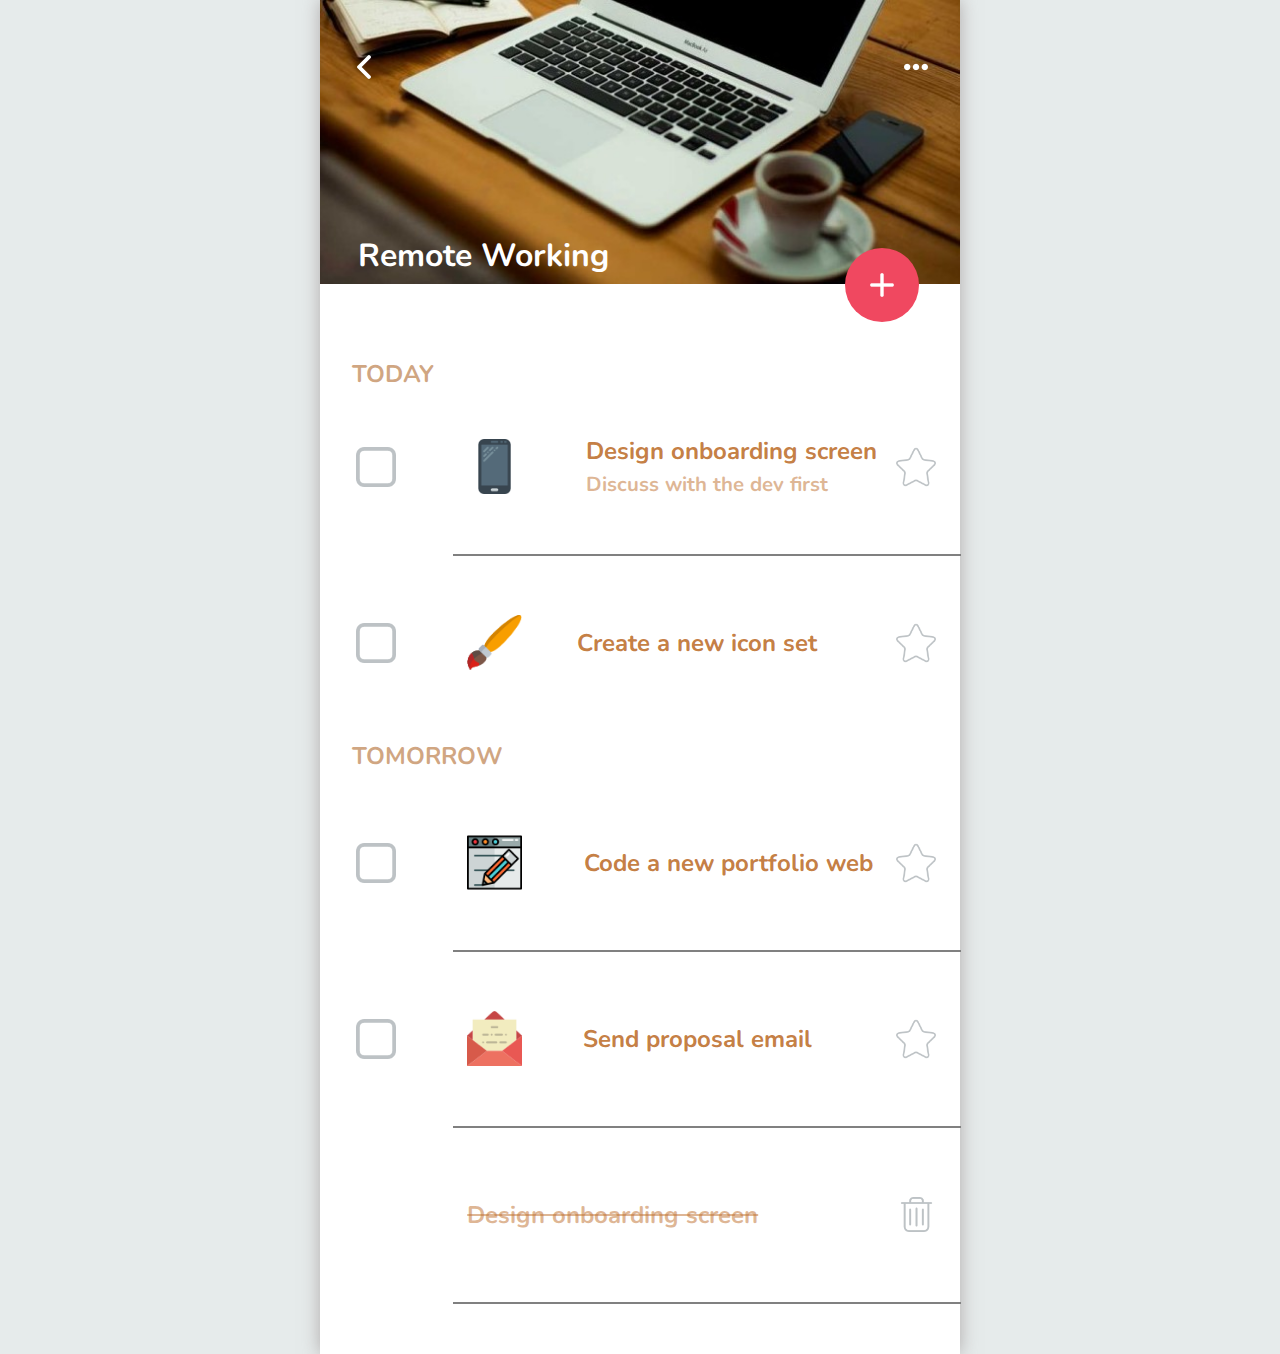
<file: index.html>
<!DOCTYPE html>
<html>

<head>
  <meta charset="utf-8">
  <title>Remote Working</title>
  <link rel="stylesheet" href="css/style.css">
  <link href="https://fonts.googleapis.com/css?family=Nunito" rel="stylesheet">
</head>

<body>
  <div class="container">
    <div class="head">
      <img class="head__photohead" src="img/photohead.jpeg">
      <div class="head__paging">
        <img src="img/left-arrow.png">
        <img src="img/points.png">
      </div>
      <img class="head__plus" src="img/plus.png">
      <h1 class="head__topic">Remote Working<h2>
  </div>
<h2 class="today">today<h2>
<div class="block">
  <div class="block__checkbox">
    <div class="block__img-checkbox"></div>
  </div>
  <div class="block__content">
    <img class="block__img-smartphone" src="img/smartphone.png">
    <p class="block__text">Design onboarding screen<br>
    <span class="block__text_pale">Discuss with the dev first</span></p>
  </div>
  <div class="block__star"></div>
</div>
<hr class="line" noshade>
<div class="block">
  <div class="block__checkbox">
    <div class="block__img-checkbox"></div>
  </div>
  <div class="block__content">
    <img class="block__img-smartphone" src="img/paintbrush.png">
    <p class="block__text-one-line">Create a new icon set</p>
  </div>
  <div class="block__star"></div>
</div>
<h2 class="tomorrow">tomorrow<h2>
  <div class="block">
    <div class="block__checkbox">
      <div class="block__img-checkbox"></div>
    </div>
    <div class="block__content">
      <img class="block__img-smartphone" src="img/portfolio.png">
      <p class="block__text-one-line-two">Code a new portfolio web</p>
    </div>
    <div class="block__star"></div>
  </div>
  <hr class="line" noshade>
  <div class="block">
    <div class="block__checkbox">
      <div class="block__img-checkbox"></div>
    </div>
    <div class="block__content">
      <img class="block__img-smartphone" src="img/envelope.png">
      <p class="block__text-one-line-three">Send proposal email</p>
    </div>
    <div class="block__star"></div>
  </div>
  <hr class="line" noshade>
  <div class="footer">
    <p class="footer__light-line"><strike>Design onboarding screen</strike></p>
    <img class="footer__img-garbage" src="img/garbage.png">
  </div>
    <hr class="line" noshade>
</div>
<script src="main.js"></script>
</body>
</html>
</file>
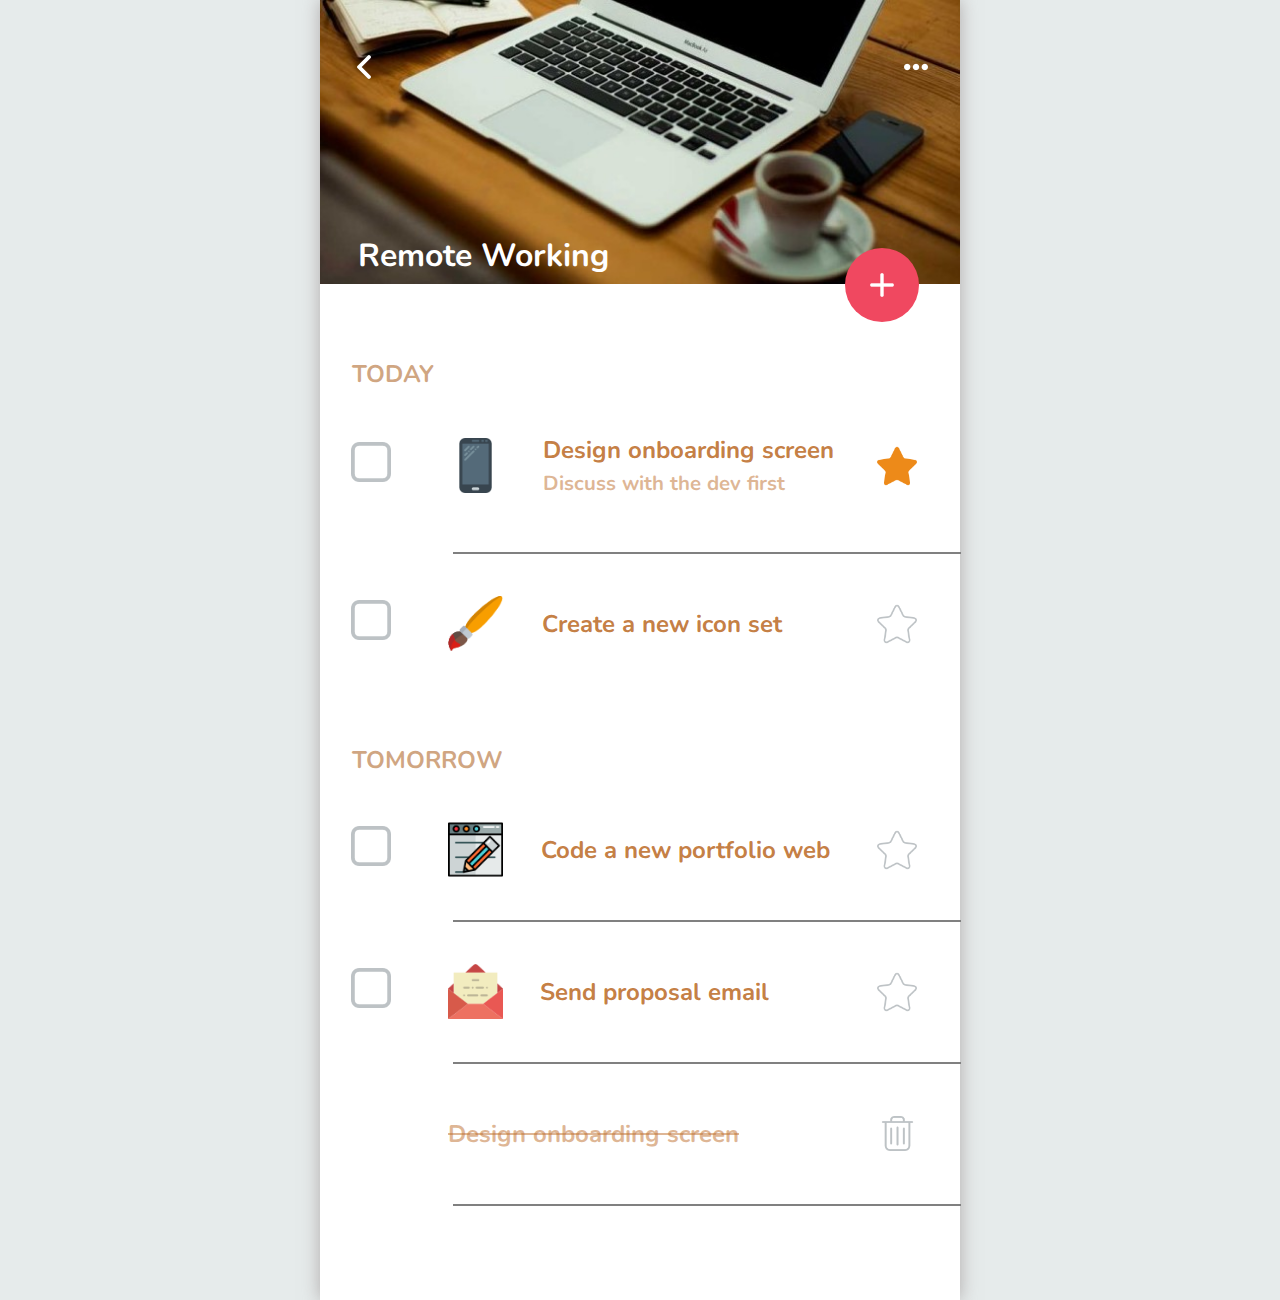
<file: rw.html>
<!DOCTYPE html>
<html>

<head>
  <meta charset="utf-8">
  <title>Remote Working</title>
  <link rel="stylesheet" href="css/rw.css">
  <link href="https://fonts.googleapis.com/css?family=Nunito" rel="stylesheet">
</head>

<body>
  <div class="container">
    <div class="head">
      <img class="head__photohead" src="img/photohead.jpeg">
      <div class="head__paging">
        <img src="img/left-arrow.png">
        <img src="img/points.png">
      </div>
      <img class="head__plus" src="img/plus.png">
      <h1 class="head__topic">Remote Working<h2>
  </div>
<h2 class="day-first">today<h2>
<div class="block">
  <div class="block__checkbox"><img class="block__img-checkbox" src="img/checkbox.png"></div>
  <div class="block__content">
    <img class="block__img-smartphone" src="img/smartphone.png">
    <p class="block__text">Design onboarding screen<br>
    <span class="block__text_pale">Discuss with the dev first</span></p>
  </div>
  <div class="block__img-star-checkbox_color"><img class="star" src="img/colorstar.png"></div>
</div>
<hr class="line" noshade>
<div class="block">
  <div class="block__checkbox"><img class="block__img-checkbox" src="img/checkbox.png"></div>
  <div class="block__content">
    <img class="block__img-smartphone" src="img/paintbrush.png">
    <p class="block__text-one-line">Create a new icon set</p>
  </div>
  <div class="block__img-star-checkbox_color"><img class="star" src="img/star.png"></div>
</div>
<h2 class="day-second">tomorrow<h2>
  <div class="block">
    <div class="block__checkbox"><img class="block__img-checkbox" src="img/checkbox.png"></div>
    <div class="block__content">
      <img class="block__img-smartphone" src="img/portfolio.png">
      <p class="block__text-one-line-two">Code a new portfolio web</p>
    </div>
    <div class="block__img-star-checkbox_color"><img class="star" src="img/star.png"></div>
  </div>
  <hr class="line" noshade>
  <div class="block">
    <div class="block__checkbox"><img class="block__img-checkbox" src="img/checkbox.png"></div>
    <div class="block__content">
      <img class="block__img-smartphone" src="img/envelope.png">
      <p class="block__text-one-line-three">Send proposal email</p>
    </div>
    <div class="block__img-star-checkbox_color"><img class="star" src="img/star.png"></div>
  </div>
  <hr class="line" noshade>
  <div class="footer">
    <p class="footer__light-line"><strike>Design onboarding screen</strike></p>
    <img class="footer__img-garbage" src="img/garbage.png">
  </div>
    <hr class="line" noshade>
</div>
</body>
</html>
</file>
<file: css/style.css>
body {
  padding: 0;
  margin: 0;
  font-family: "Nunito", sans-serif;
  font-size: 16px;
  background-color: #d6dede99;
}

.container {
  display: flex;
  flex-direction: column;
  justify-content: flex-start;
  width: 50%;
  background-color: white;
  margin: auto;
  box-shadow: 0 0 17px rgba(122, 107, 107, 0.5);
  max-width: 640px;
}

.head__photohead {
  width: 100%;
}

.head__paging {
  display: flex;
  flex-direction: row;
  justify-content: space-between;
  margin-top: -235px;
  width: 90%;
  margin-left: 32px;
  cursor: pointer;
}

.head__plus {
  margin-top: 169px;
  margin-left: 82%;
  padding: 25px;
  border-radius: 50%;
  background-color: #f04860;
  cursor: pointer;
}

.head__topic {
  margin-top: -94px;
  color: white;
  font-size: 2em;
  margin-left: 6%;
  font-family: "Nunito", sans-serif;
}

.today {
  text-transform: uppercase;
  font-size: 1.5em;
  font-family: "Nunito", sans-serif;
  color: #b16a2d99;
  margin-top: 60px;
  margin-left: 5%;
  margin-bottom: 0px;
}

.tomorrow {
  text-transform: uppercase;
  font-size: 1.5em;
  font-family: "Nunito", sans-serif;
  color: #b16a2d99;
  margin-left: 5%;
  margin-bottom: 14px;
}

.block__checkbox {
  width: 20%;
  height: 114px;
  display: flex;
  flex-direction: row;
  justify-content: center;
  align-items: center;
}

.block__img-checkbox {
  background-image: url(../img/checkbox.png);
  background-repeat: no-repeat;
  background-size: 40px;
  cursor: pointer;
  width: 36%;
  height: 40px;
}

.block__check-mark {
  background-image: url(../img/check-mark.png), url(../img/checkbox.png);
  background-repeat: no-repeat;
  background-size: 40px;
  cursor: pointer;
  width: 36%;
  height: 40px;
}

.block__star {
  background-image: url(../img/star.png);
  background-repeat: no-repeat;
  background-size: 40px;
  cursor: pointer;
  height: 40px;
  width: 8%;
  margin-left: 3%;
  margin-right: 3%;
}

.block__star_color {
  background-image: url(../img/colorstar.png);
  background-repeat: no-repeat;
  background-size: 40px;
  cursor: pointer;
  height: 40px;
  width: 8%;
  margin-left: 3%;
  margin-right: 3%;
}

.block__content {
  display: flex;
  flex-direction: row;
  justify-content: space-between;
  align-items: center;
  width: 80%;
}

.block__img-smartphone {
  width: 55px;
  margin-left: 8%;
}

.block__text {
  color: #bd6e2ce6;
}

.block__text_pale {
  font-size: 0.85em;
  color: #bd6e2c80;
}

.block {
  display: flex;
  flex-direction: row;
  justify-content: flex-start;
  align-items: center;
  width: 100%;
}

.line {
  margin-top: 30px;
  width: 79%;
  margin-left: 20.8%;
  height: 0px;
  color: #e0deb7;
  margin-bottom: 30px;
}

.block__text-one-line {
  color: #bd6e2ce6;
  margin-right: 13.5%;
}

.block__text-one-line-two {
  margin-right: 1%;
  color: #bd6e2ce6;
}

.block__text-one-line-three {
  color: #bd6e2ce6;
  margin-right: 65px;
}

.footer {
  display: flex;
  flex-direction: row;
  justify-content: space-between;
  width: 73%;
  margin-left: 23%;
  align-items: center;
}

.footer__light-line {
  color: #bd6e2c80;
  height: 114px;
  display: flex;
  flex-direction: row;
  align-items: center;
  margin: 0;
  padding: 0;
}

.footer__img-garbage {
  width: 35px;
  height: 35px;
  cursor: pointer;
}
</file>
<file: css/rw.css>
body {
  padding: 0;
  margin: 0;
  font-family: "Nunito", sans-serif;
  font-size: 16px;
  background-color: #d6dede99;
}

.container {
  display: flex;
  flex-direction: column;
  justify-content: flex-start;
  width: 50%;
  height: 1300px;
  background-color: white;
  margin: auto;
  box-shadow: 0 0 17px rgba(122, 107, 107, 0.5);
}

.head__photohead {
  width: 100%;
}

.head__paging {
  display: flex;
  flex-direction: row;
  justify-content: space-between;
  margin-top: -235px;
  width: 90%;
  margin-left: 32px;
  cursor: pointer;
}

.head__plus {
  margin-top: 169px;
  margin-left: 82%;
  padding: 25px;
  border-radius: 50%;
  background-color: #f04860;
}

.head__topic {
  margin-top: -94px;
  color: white;
  font-size: 2em;
  margin-left: 6%;
  font-family: "Nunito", sans-serif;
}

.day-first {
  text-transform: uppercase;
  font-size: 1.5em;
  font-family: "Nunito", sans-serif;
  color: #b16a2d99;
  margin-top: 60px;
  margin-left: 5%;
  margin-bottom: 0px;
}

.day-second {
  text-transform: uppercase;
  font-size: 1.5em;
  font-family: "Nunito", sans-serif;
  color: #b16a2d99;
  margin-top: 60px;
  margin-left: 5%;
  margin-bottom: 14px;
}

.block__checkbox {
  width: 20%;
  margin-left: 31px;
}

.block__img-checkbox,
.star {
  width: 40px;
  height: 40px;
}

.block__content {
  display: flex;
  flex-direction: row;
  justify-content: space-between;
  align-items: center;
  width: 80%;
}

.block__img-smartphone {
  width: 55px;
  footer__img-garbage: 55px;
}

.block__text {
  color: #bd6e2ce6;
}

.block__text_pale {
  font-size: 0.85em;
  color: #bd6e2c80;
}

.block__img-star-checkbox_color {
  width: 26%;
  display: flex;
  flex-direction: row;
  justify-content: center;
}

.block {
  display: flex;
  flex-direction: row;
  justify-content: flex-start;
  align-items: center;
  width: 100%;
}

.line {
  margin-top: 30px;
  width: 79%;
  margin-left: 20.8%;
  height: 0px;
  color: #e0deb7;
  margin-bottom: 30px;
}

.block__text-one-line {
  color: #bd6e2ce6;
  margin-right: 13.5%;
}

.block__text-one-line-two {
  margin-right: 1%;
  color: #bd6e2ce6;
}

.block__text-one-line-three {
  color: #bd6e2ce6;
  margin-right: 65px;
}

.line-second {
  margin-top: 30px;
  width: 79%;
  margin-left: 20.8%;
  height: 0px;
  color: #e0deb7;
  margin-bottom: 30px;
  margin-top: 47px;
}

.footer {
  display: flex;
  flex-direction: row;
  justify-content: space-between;
  width: 73%;
  margin-left: 20%;
  align-items: center;
}

.footer__light-line {
  color: #bd6e2c80;
}

.footer__img-garbage {
  width: 35px;
  height: 35px;
}
</file>
